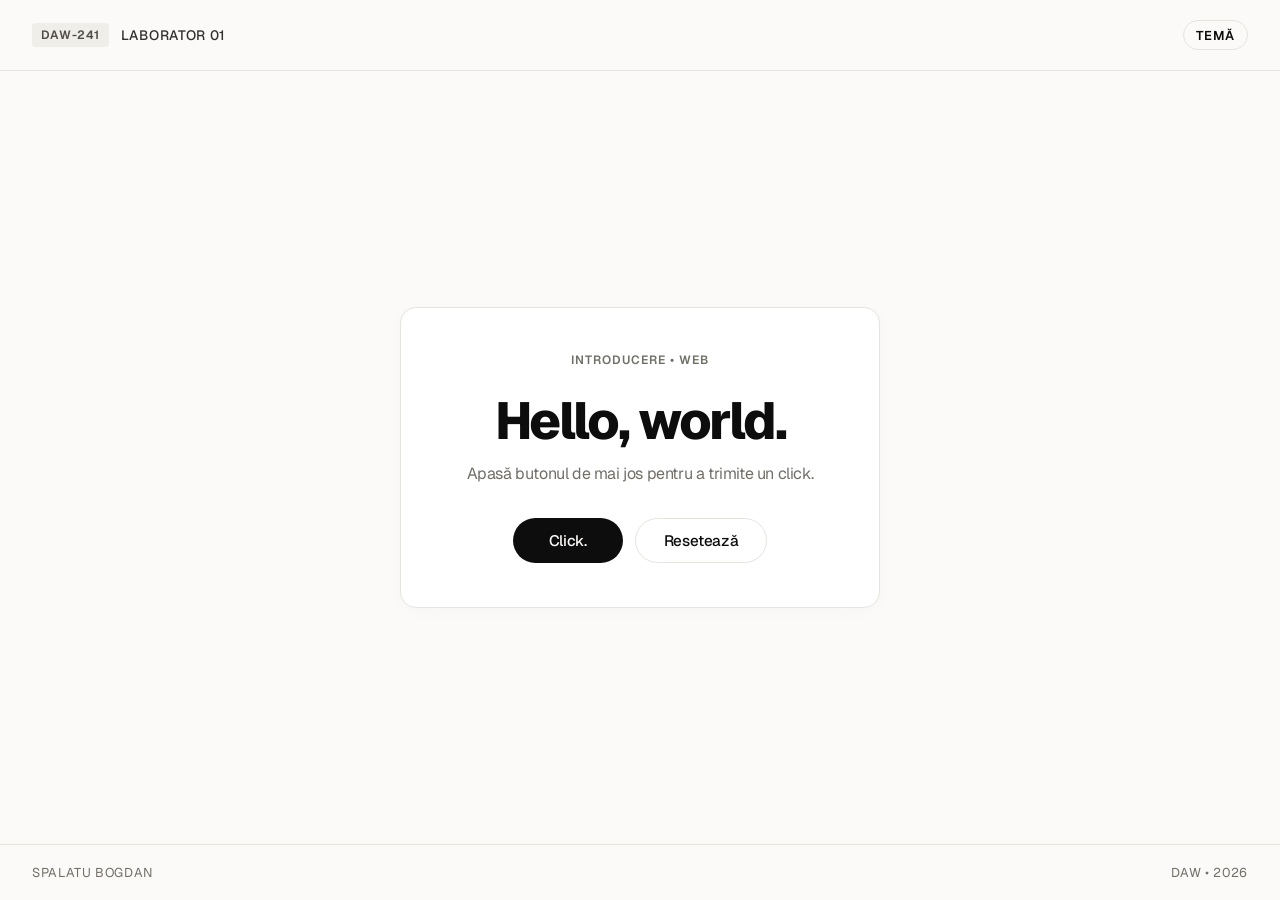
<file: Laborator 1/index.html>
<!DOCTYPE html>
<html lang="ro">

<head>
    <meta charset="UTF-8">
    <meta name="viewport" content="width=device-width, initial-scale=1.0">
    <title>L1 Spalatu Bogdan DAW-241</title>
    <link rel="stylesheet" href="style.css">
</head>

<body>
    <header class="topbar">
        <div class="topbar-brand">
            <span class="badge">DAW-241</span>
            <span class="project-tag">LABORATOR 01</span>
        </div>
        <div class="topbar-meta">
            <button id="theme-toggle" class="theme-toggle" type="button">TEMĂ</button>
        </div>
    </header>

    <main class="main-wrapper">
        <section class="card">
            <div class="card-tag-row">
                <span class="tag">INTRODUCERE &bull; WEB</span>
            </div>

            <h1 class="title">Hello, world.</h1>
            <p id="status" class="description">Apasă butonul de mai jos pentru a trimite un click.</p>

            <div class="actions">
                <button id="greet" class="btn btn-primary" type="button">Click.</button>
                <button id="reset" class="btn btn-secondary" type="button">Resetează</button>
            </div>
        </section>
    </main>

    <footer class="bottombar">
        <span>SPALATU BOGDAN</span>
        <span>DAW &bull; 2026</span>
    </footer>

    <script src="script.js"></script>
</body>

</html>
</file>
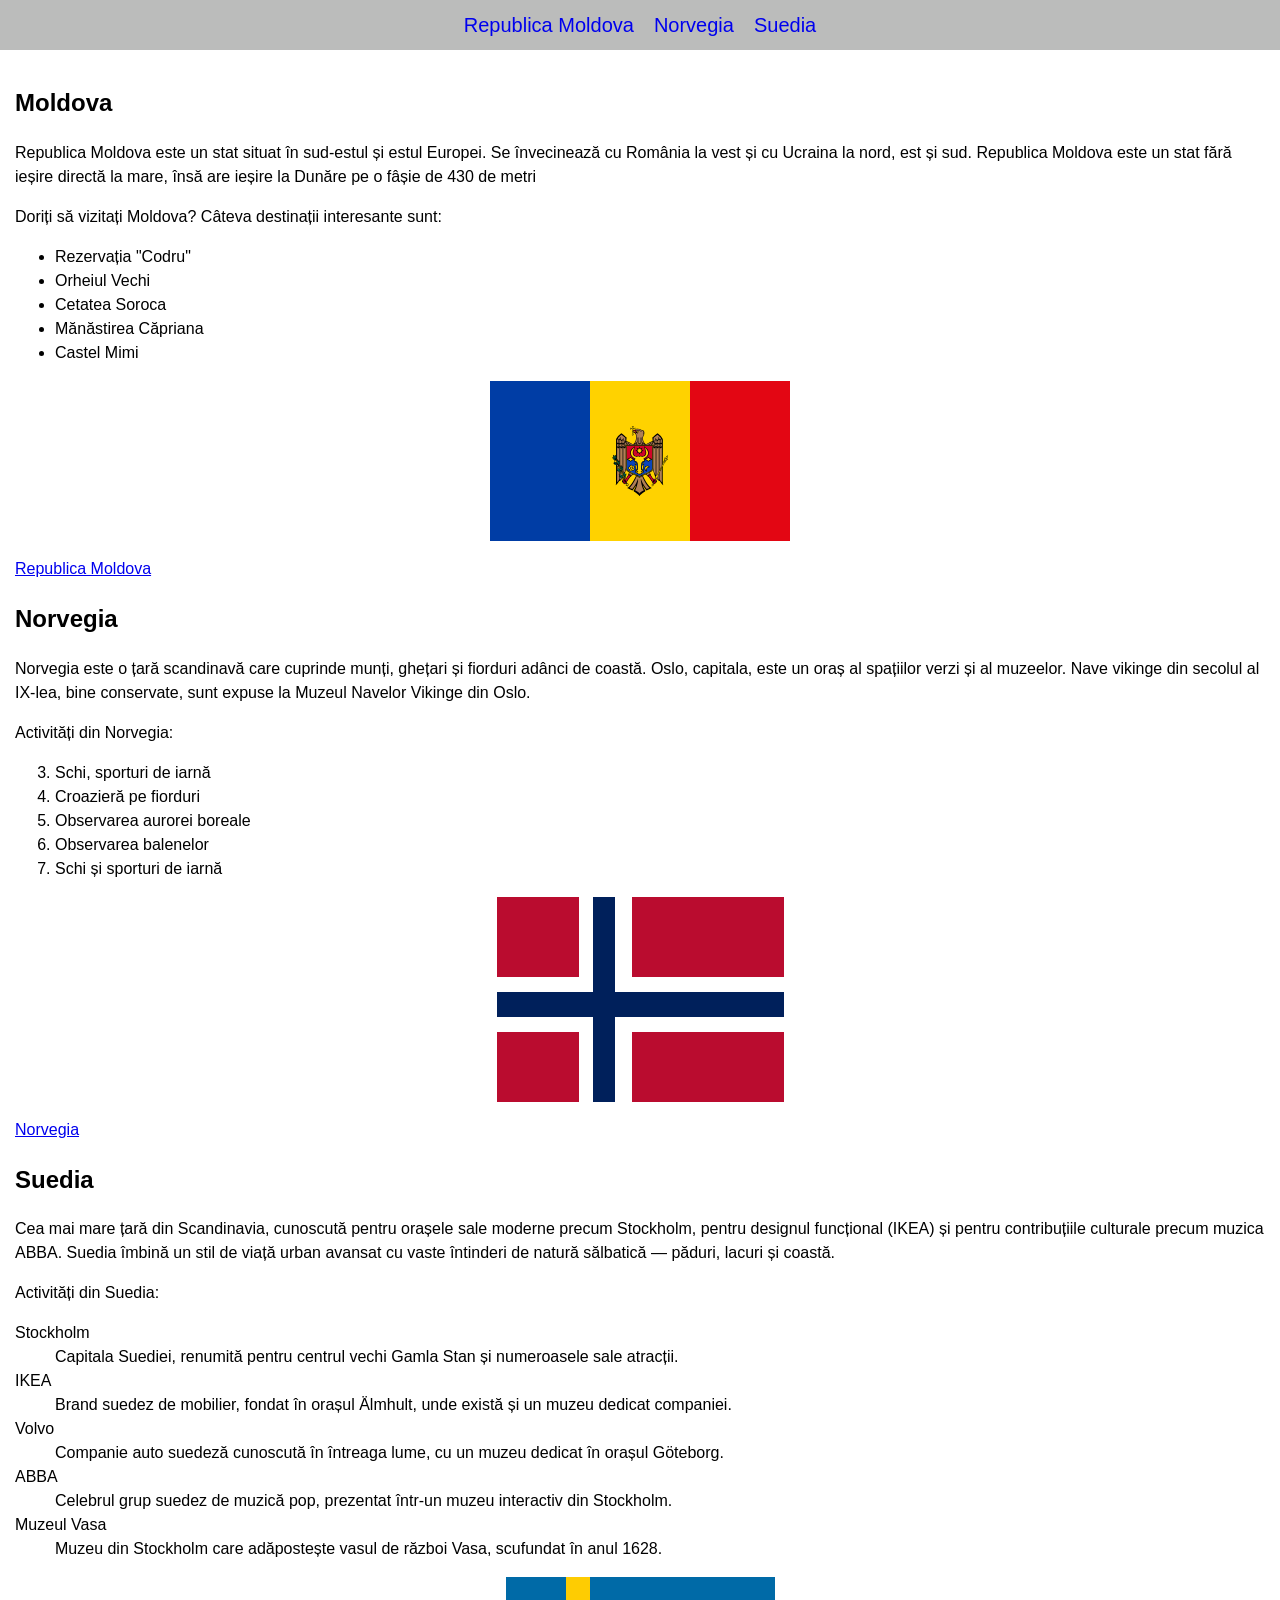
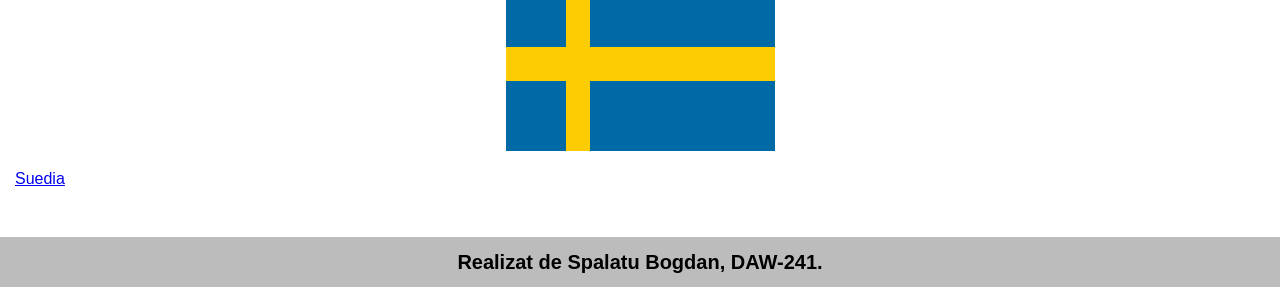
<file: Laborator 2/index.html>
<!DOCTYPE html>
<html lang="en">

<head>
    <meta charset="UTF-8">
    <meta name="viewport" content="width=device-width, initial-scale=1.0">
    <title>Lucrarea 2 - Spalatu Bogdan</title>
    <link rel="stylesheet" href="style.css">
</head>

<body>
    <header>
        <a href="#moldova">Republica Moldova</a>
        <a href="#norway">Norvegia</a>
        <a href="#sweden">Suedia</a>
    </header>

    <main>
        <h2>Moldova</h2>
        <p>Republica Moldova este un stat situat în sud-estul și estul Europei. Se învecinează cu România la vest și cu
            Ucraina la nord, est și sud. Republica Moldova este un stat fără ieșire directă la mare, însă are ieșire la
            Dunăre pe o fâșie de 430 de metri</p>

        <div class="moldova" id="moldova">
            <p>Doriți să vizitați Moldova? Câteva destinații interesante sunt:</p>
            <ul>
                <li>Rezervația "Codru"</li>
                <li>Orheiul Vechi</li>
                <li>Cetatea Soroca</li>
                <li>Mănăstirea Căpriana</li>
                <li>Castel Mimi</li>
            </ul>
        </div>

        <table class="mdFlag">
            <tr>
                <td class="mdBlue" colspan="3"></td>
                <td class="mdYellow" colspan="3"><img src="stema.svg" alt=""></td>
                <td class="mdRed" colspan="3"></td>
            </tr>
        </table>

        <p>
            <a href="https://ro.wikipedia.org/wiki/Republica_Moldova">Republica Moldova</a>
        </p>

        <h2>Norvegia</h2>
        <p>Norvegia este o țară scandinavă care cuprinde munți, ghețari și fiorduri adânci de coastă. Oslo, capitala,
            este un oraș al spațiilor verzi și al muzeelor. Nave vikinge din secolul al IX-lea, bine conservate, sunt
            expuse la Muzeul Navelor Vikinge din Oslo.</p>

        <div class="nr">
            <p>Activități din Norvegia:</p>
            <ol start="3">
                <li>Schi, sporturi de iarnă</li>
                <li>Croazieră pe fiorduri</li>
                <li>Observarea aurorei boreale</li>
                <li>Observarea balenelor</li>
                <li>Schi și sporturi de iarnă</li>
            </ol>
        </div>

        <div class="norway" id="norway">
            <table class="norwayFlag">
                <tr class="r1">
                    <td class="c1 red"></td>
                    <td class="c2 white"></td>
                    <td class="c3 blue"></td>
                    <td class="c4 white"></td>
                    <td class="c5 red"></td>
                </tr>
                <tr class="r2">
                    <td class="c1 white"></td>
                    <td class="c2 white"></td>
                    <td class="c3 blue"></td>
                    <td class="c4 white"></td>
                    <td class="c5 white"></td>
                </tr>
                <tr class="r3">
                    <td class="blue" colspan="5"></td>
                </tr>
                <tr class="r4">
                    <td class="c1 white"></td>
                    <td class="c2 white"></td>
                    <td class="c3 blue"></td>
                    <td class="c4 white"></td>
                    <td class="c5 white"></td>
                </tr>
                <tr class="r5">
                    <td class="c1 red"></td>
                    <td class="c2 white"></td>
                    <td class="c3 blue"></td>
                    <td class="c4 white"></td>
                    <td class="c5 red"></td>
                </tr>
            </table>
        </div>

        <p>
            <a href="https://en.wikipedia.org/wiki/Norway">Norvegia</a>
        </p>

        <h2>Suedia</h2>
        <p>Cea mai mare țară din Scandinavia, cunoscută pentru orașele sale moderne precum Stockholm, pentru designul
            funcțional (IKEA) și pentru contribuțiile culturale precum muzica ABBA. Suedia îmbină un stil de viață urban
            avansat cu vaste întinderi de natură sălbatică — păduri, lacuri și coastă.</p>

        <div class="sweden" id="sweden">
            <p>Activități din Suedia:</p>
            <dl>
                <dt>Stockholm</dt>
                <dd>Capitala Suediei, renumită pentru centrul vechi Gamla Stan și numeroasele sale atracții.</dd>
                <dt>IKEA</dt>
                <dd>Brand suedez de mobilier, fondat în orașul Älmhult, unde există și un muzeu dedicat companiei.</dd>
                <dt>Volvo</dt>
                <dd>Companie auto suedeză cunoscută în întreaga lume, cu un muzeu dedicat în orașul Göteborg.</dd>
                <dt>ABBA</dt>
                <dd>Celebrul grup suedez de muzică pop, prezentat într-un muzeu interactiv din Stockholm.</dd>
                <dt>Muzeul Vasa</dt>
                <dd>Muzeu din Stockholm care adăpostește vasul de război Vasa, scufundat în anul 1628.</dd>
            </dl>
        </div>

        <section class="flagBlock">
            <table class="swedenFlag" aria-label="Swedish flag">
                <tr class="swedenTop">
                    <td class="swedenBlue_left"></td>
                    <td class="swedenYellow"></td>
                    <td class="swedenBlue_right"></td>
                </tr>
                <tr class="swedenMiddle">
                    <td class="swedenYellow" colspan="3"></td>
                </tr>
                <tr class="swedenBottom">
                    <td class="swedenBlue_left"></td>
                    <td class="swedenYellow"></td>
                    <td class="swedenBlue_right"></td>
                </tr>
            </table>
        </section>
        <p>
            <a href="https://en.wikipedia.org/wiki/Sweden">Suedia</a>
        </p>
    </main>
    <footer>
        <h2>Realizat de Spalatu Bogdan, DAW-241.</h2>
    </footer>
</body>

</html>
</file>
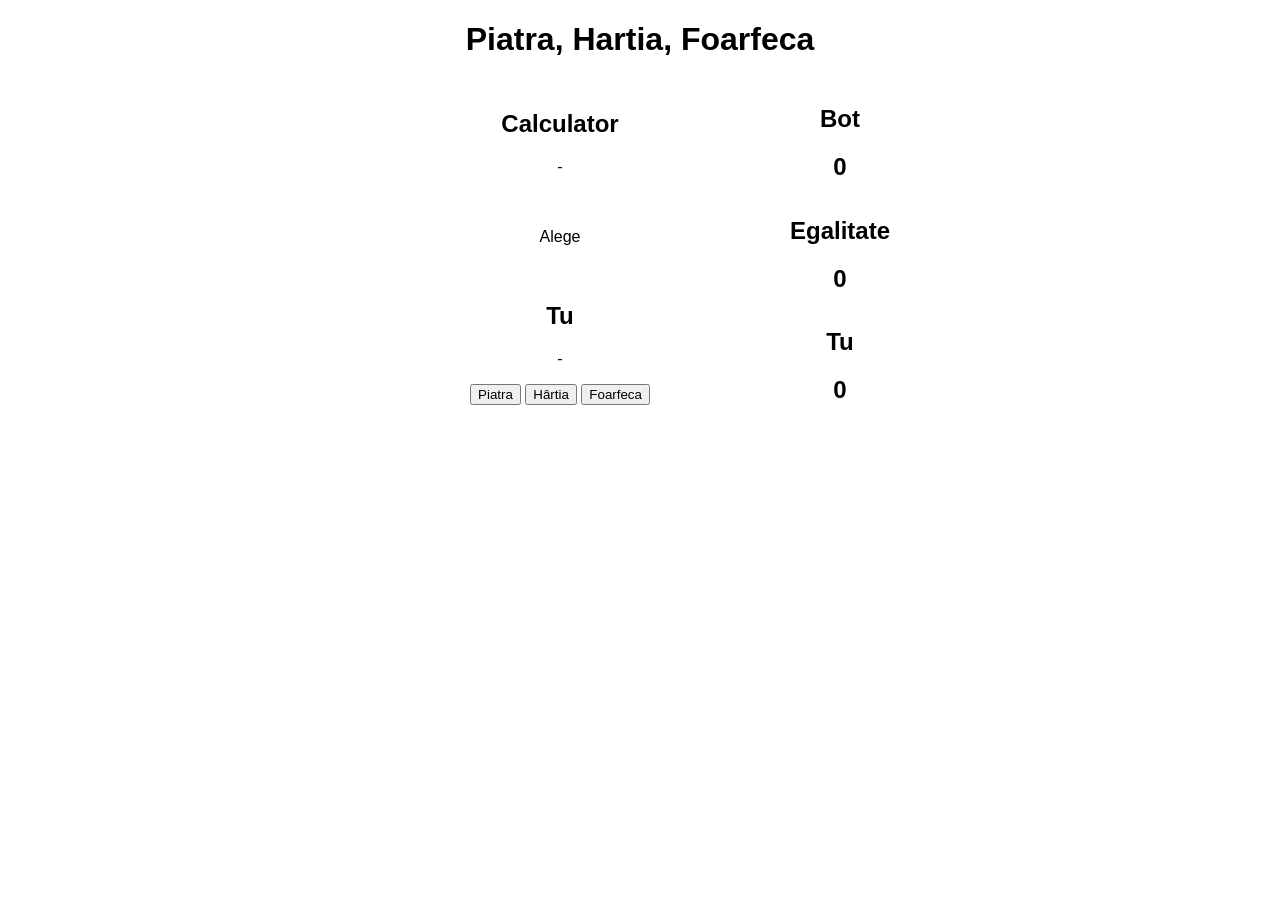
<file: Laborator 3/index.html>
<!DOCTYPE html>
<html lang="ro">

<head>
    <meta charset="UTF-8">
    <title>Laboratorul 3</title>
    <link href="styles/style.css" rel="stylesheet">
</head>

<body>
    <h1>Piatra, Hartia, Foarfeca</h1>

    <div id="joc">
        <div id="stanga">
            <div class="zona">
                <h2>Calculator</h2>
                <img id="imgCalculator" style="display: none;">
                <p id="textCalculator">-</p>
            </div>
            <div class="zona">
                <p id="rezultat">Alege</p>
            </div>

            <div class="zona">
                <h2>Tu</h2>
                <img id="imgJucator" style="display: none;">
                <p id="textJucator">-</p>

                <button id="btnPiatra">Piatra</button>
                <button id="btnHartia">Hârtia</button>
                <button id="btnFoarfeca">Foarfeca</button>
            </div>
        </div>

        <div id="dreapta">
            <div class="scor">
                <h2>Bot</h2>
                <p id="scorCalculator">0</p>
            </div>
            <div class="scor">
                <h2>Egalitate</h2>
                <p id="scorEgalitati">0</p>
            </div>
            <div class="scor">
                <h2>Tu</h2>
                <p id="scorJucator">0</p>
            </div>
        </div>
    </div>

    <div id="modal">
        <div id="modalContinut">
            <p id="modalText"></p>
            <button id="btnModal">OK</button>
        </div>
    </div>

    <script src="src/script.js"></script>
    <script src="src/task.js"></script>
</body>

</html>
</file>
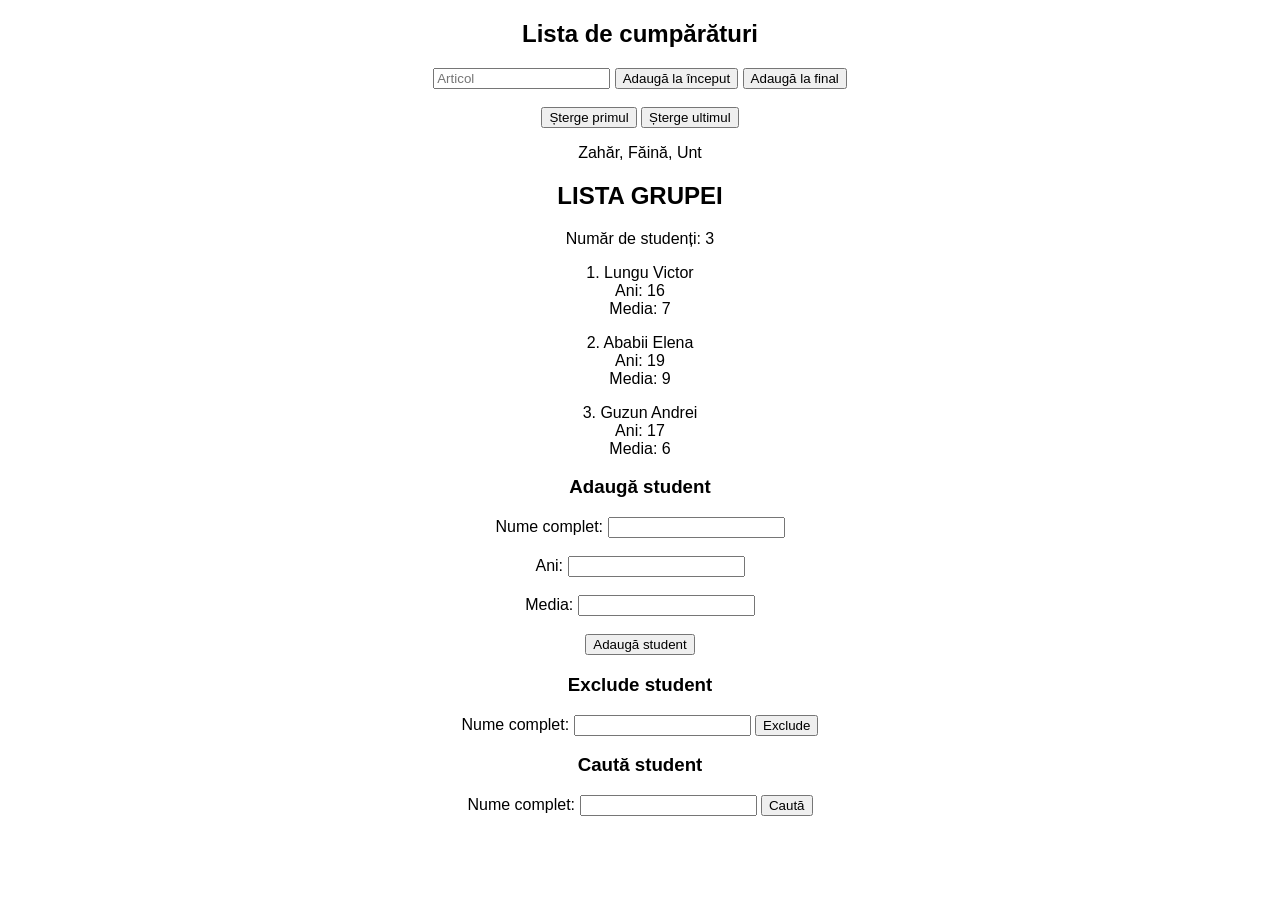
<file: Laborator 4/index.html>
<!DOCTYPE html>
<html lang="ro">

<head>
  <meta charset="UTF-8">
  <title>Lab4</title>
  <link rel="stylesheet" href="style.css">
</head>

<body>

  <h2>Lista de cumpărături</h2>
  <input type="text" id="articol" placeholder="Articol">
  <button onclick="adaugaLaStart()">Adaugă la început</button>
  <button onclick="adaugaLaFinal()">Adaugă la final</button>
  <br><br>
  <button onclick="eliminaPrimul()">Șterge primul</button>
  <button onclick="eliminaUltimul()">Șterge ultimul</button>
  <p id="listaCumparaturi"></p>

  <h2>LISTA GRUPEI</h2>
  <p id="totalStudenti"></p>
  <div id="tabelGrupa"></div>

  <h3>Adaugă student</h3>
  Nume complet: <input type="text" id="inputNume"><br><br>
  Ani: <input type="number" id="inputAn"><br><br>
  Media: <input type="number" id="inputMedia"><br><br>
  <button onclick="adaugaStudent()">Adaugă student</button>

  <h3>Exclude student</h3>
  Nume complet: <input type="text" id="inputExclude">
  <button onclick="excludeStudent()">Exclude</button>

  <h3>Caută student</h3>
  Nume complet: <input type="text" id="inputCauta">
  <button onclick="gasesteStudent()">Caută</button>
  <p id="rezultatGasit"></p>

  <script src="script.js"></script>
</body>

</html>
</file>
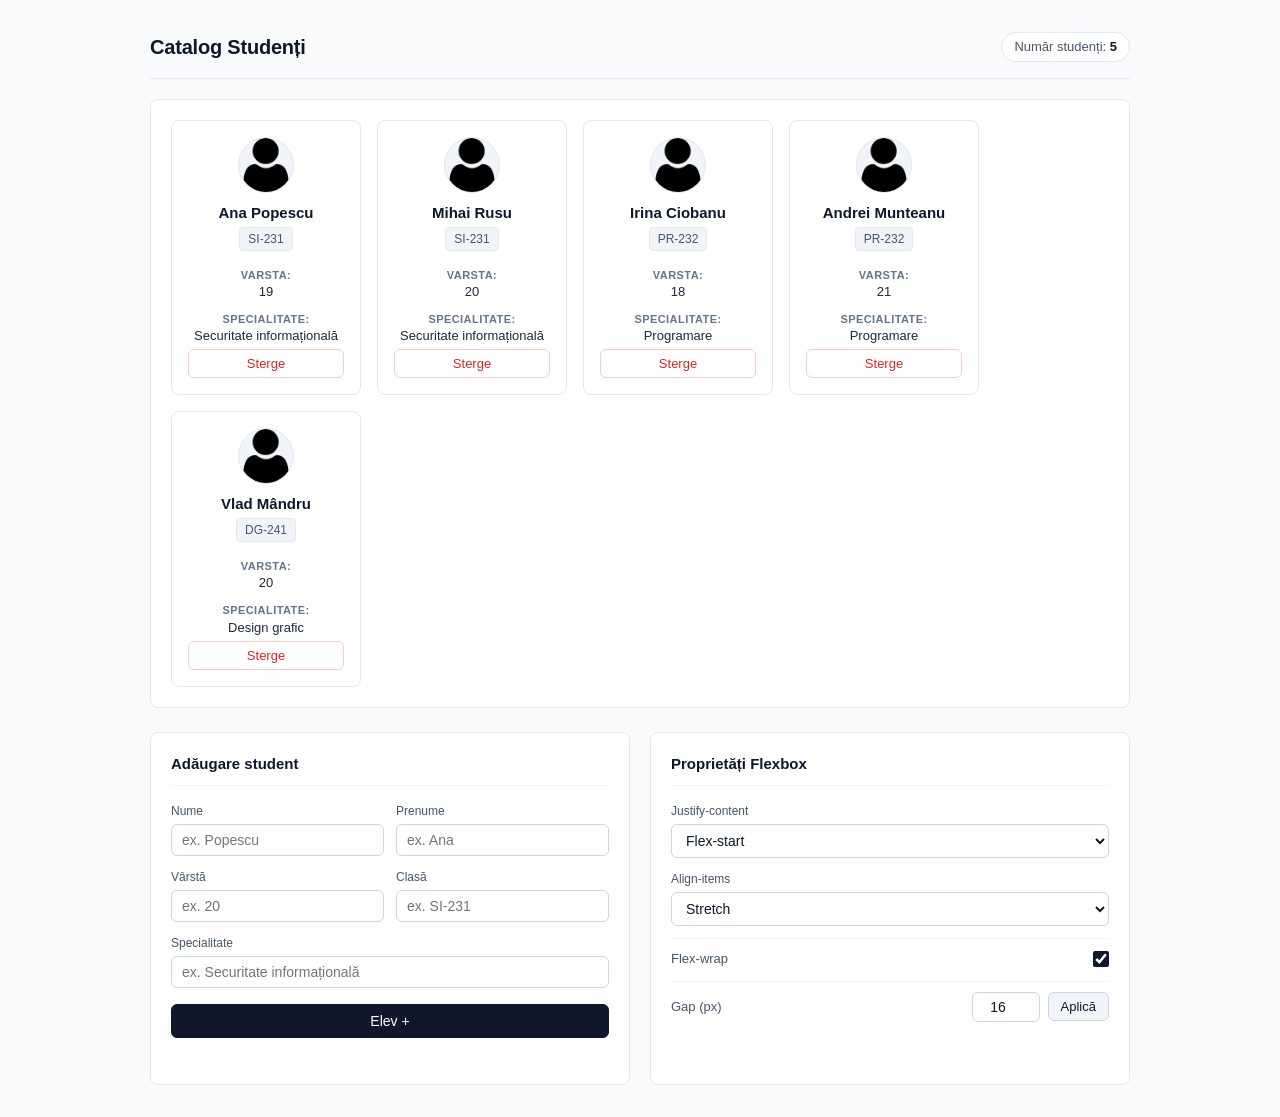
<file: Laborator 5/index.html>
<!doctype html>
<html lang="ro">
  <head>
    <meta charset="UTF-8" />
    <meta name="viewport" content="width=device-width, initial-scale=1.0" />
    <title>Lab 5</title>
    <link rel="stylesheet" href="style.css" />
  </head>
  <body>
    <div class="app-container">
      <header class="app-header">
        <h1 class="app-title">Catalog Studenți</h1>
        <p class="count-badge">Număr studenți: <span id="count">0</span></p>
      </header>

      <section class="board-section" aria-label="Container flexbox studenți">
        <div id="studentList"></div>
      </section>

      <div id="select">
        <form id="addElev" novalidate>
          <h2 class="panel-title">Adăugare student</h2>
          <div class="form-grid">
            <div class="field">
              <label for="lastname">Nume</label>
              <input placeholder="ex. Popescu" type="text" id="lastname" autocomplete="family-name">
            </div>
            <div class="field">
              <label for="firstname">Prenume</label>
              <input placeholder="ex. Ana" type="text" id="firstname" autocomplete="given-name">
            </div>
            <div class="field">
              <label for="age">Vârstă</label>
              <input placeholder="ex. 20" type="text" id="age" inputmode="numeric">
            </div>
            <div class="field">
              <label for="group">Clasă</label>
              <input placeholder="ex. SI-231" type="text" id="group">
            </div>
            <div class="field field-full">
              <label for="specialty">Specialitate</label>
              <input placeholder="ex. Securitate informațională" type="text" id="specialty">
            </div>
          </div>
          <button type="submit" id="addElevBtn">Elev +</button>
          <p id="error" role="alert" aria-live="polite"></p>
        </form>

        <div id="styles">
          <h2 class="panel-title">Proprietăți Flexbox</h2>
          <div class="control-field">
            <label for="justify-content">Justify-content</label>
            <select id="justify-content">
              <option value="flex-start">Flex-start</option>
              <option value="center">Center</option>
              <option value="flex-end">Flex-end</option>
              <option value="space-between">Space-between</option>
              <option value="space-around">Space-around</option>
              <option value="space-evenly">Space-evenly</option>
            </select>
          </div>
          <div class="control-field">
            <label for="align-items">Align-items</label>
            <select id="align-items">
              <option value="stretch">Stretch</option>
              <option value="flex-start">Flex-start</option>
              <option value="center">Center</option>
              <option value="flex-end">Flex-end</option>
            </select>
          </div>
          <div class="flex">
            <label for="wrap">Flex-wrap</label>
            <input type="checkbox" id="wrap" checked>
          </div>
          <div class="flex gap-control">
            <label for="numberIn">Gap (px)</label>
            <div class="gap-input-wrap">
              <input type="number" id="numberIn" value="16" min="0" max="100">
              <input type="submit" id="submitNumber" value="Aplică">
            </div>
          </div>
        </div>
      </div>
    </div>

    <script src="script.js"></script>
  </body>
</html>
</file>
<file: Laborator 1/style.css>
@import url('https://fonts.cdnfonts.com/css/helvetica-neue-55?styles=30126,30128,16010,30135,15997');
@import url('https://fonts.googleapis.com/css2?family=Geist:wght@300;400;500;600;700&display=swap');

:root {
    --bg-color: #fbfaf8;
    --text-color: #0d0d0d;
    --text-muted: #726f68;
    --border-color: #e5e4df;
    --card-bg: #ffffff;
    --btn-primary-bg: #0d0d0d;
    --btn-primary-text: #fbfaf8;
    --btn-secondary-bg: transparent;
    --btn-secondary-text: #0d0d0d;
    --badge-bg: #f0eee9;
    --badge-text: #504d47;
}

body.dark-mode {
    --bg-color: #0d0d0d;
    --text-color: #f5f5f5;
    --text-muted: #8e8d8a;
    --border-color: #242424;
    --card-bg: #141414;
    --btn-primary-bg: #f5f5f5;
    --btn-primary-text: #0d0d0d;
    --btn-secondary-bg: transparent;
    --btn-secondary-text: #f5f5f5;
    --badge-bg: #1c1c1c;
    --badge-text: #b0afab;
}

*,
*::before,
*::after {
    box-sizing: border-box;
    margin: 0;
    padding: 0;
}

html,
body {
    min-height: 100vh;
    background-color: var(--bg-color);
    color: var(--text-color);
    font-family: 'Helvetica Neue', 'Geist', sans-serif;
    letter-spacing: -0.025em;
    transition: background-color 0.3s ease, color 0.3s ease;
}

body {
    display: flex;
    flex-direction: column;
    justify-content: space-between;
}

.topbar {
    width: 100%;
    padding: 1.25rem 2rem;
    display: flex;
    justify-content: space-between;
    align-items: center;
    border-bottom: 1px solid var(--border-color);
    font-size: 0.85rem;
    transition: border-color 0.3s ease;
}

.topbar-brand {
    display: flex;
    align-items: center;
    gap: 0.75rem;
}

.badge {
    display: inline-block;
    padding: 0.25rem 0.55rem;
    background: var(--badge-bg);
    color: var(--badge-text);
    border-radius: 4px;
    font-size: 0.75rem;
    font-weight: 600;
    letter-spacing: 0.05em;
    transition: background-color 0.3s ease, color 0.3s ease;
}

.project-tag {
    font-weight: 500;
    letter-spacing: 0.05em;
    opacity: 0.85;
}

.topbar-meta {
    display: flex;
    align-items: center;
}

.theme-toggle {
    background: none;
    border: none;
    color: var(--text-color);
    font-family: inherit;
    font-size: 0.8rem;
    font-weight: 600;
    letter-spacing: 0.05em;
    cursor: pointer;
    padding: 0.35rem 0.75rem;
    border-radius: 999px;
    border: 1px solid var(--border-color);
    transition: background-color 0.2s ease, transform 0.2s ease, border-color 0.3s ease;
}

.theme-toggle:hover {
    background-color: var(--badge-bg);
    transform: scale(0.97);
}

.main-wrapper {
    flex: 1;
    display: flex;
    align-items: center;
    justify-content: center;
    padding: 2rem 1.5rem;
}

.card {
    background-color: var(--card-bg);
    border: 1px solid var(--border-color);
    border-radius: 16px;
    padding: 2.75rem 2.5rem;
    width: 100%;
    max-width: 480px;
    text-align: center;
    box-shadow: 0 4px 20px rgba(0, 0, 0, 0.02);
    transition: background-color 0.3s ease, border-color 0.3s ease;
}

.card-tag-row {
    display: flex;
    justify-content: center;
    align-items: center;
    margin-bottom: 1.5rem;
}

.tag {
    font-size: 0.75rem;
    font-weight: 600;
    letter-spacing: 0.08em;
    color: var(--text-muted);
}

.title {
    font-size: clamp(2.25rem, 5vw, 3.25rem);
    font-weight: 800;
    line-height: 1.1;
    letter-spacing: -0.04em;
    margin-bottom: 0.75rem;
}

.description {
    color: var(--text-muted);
    font-size: 1rem;
    line-height: 1.5;
    margin-bottom: 2rem;
    min-height: 1.5em;
    transition: color 0.3s ease;
}

.actions {
    display: flex;
    justify-content: center;
    gap: 0.75rem;
    flex-wrap: wrap;
}

.btn {
    -webkit-tap-highlight-color: transparent;
    appearance: none;
    border: 0;
    border-radius: 999px;
    font-family: inherit;
    letter-spacing: -0.025em;
    font-size: 0.95rem;
    font-weight: 500;
    padding: 0.75rem 1.75rem;
    min-width: 110px;
    display: inline-flex;
    align-items: center;
    justify-content: center;
    cursor: pointer;
    text-decoration: none;
    transition: background-color 200ms ease, transform 200ms ease, border-color 200ms ease;
}

.btn-primary {
    background: var(--btn-primary-bg);
    color: var(--btn-primary-text);
    border: 1px solid transparent;
}

.btn-secondary {
    background: var(--btn-secondary-bg);
    color: var(--btn-secondary-text);
    border: 1px solid var(--border-color);
}

.btn:hover {
    transform: scale(0.97);
    opacity: 0.92;
}

.btn-secondary:hover {
    background-color: var(--badge-bg);
}

.btn:active {
    transform: scale(0.95);
}

.bottombar {
    width: 100%;
    padding: 1.2rem 2rem;
    display: flex;
    justify-content: space-between;
    align-items: center;
    border-top: 1px solid var(--border-color);
    font-size: 0.8rem;
    color: var(--text-muted);
    letter-spacing: 0.05em;
    transition: border-color 0.3s ease;
}
</file>
<file: Laborator 2/style.css>
body {
    margin: 0;
    padding: 0;
    font-family: Arial, sans-serif;
    line-height: 1.5;
}

main{
    padding:10px;
    margin:5px;
}

header {
    width: 100%;
    height: 50px;
    background-color: #bbbcbb;
    display: flex;
    justify-content: center;
    align-items: center;
    gap: 20px;
}

header a {
    font-size: 20px;
    text-decoration: none;
}

.mdFlag {
    border-collapse: collapse;
    margin: 15px auto;
}

.mdFlag td {
    width: 100px;
    height: 160px;
    padding: 0;
}

.mdBlue {
    background-color: #003DA5;
}

.mdYellow {
    background-color: #FFD200;
    text-align: center;
    vertical-align: middle;
}

.mdYellow img {
    display: block;
    width: 70px;
    height: 70px;
    margin: 0 auto;
}

.mdRed {
    background-color: #E30613;
}

.norwayFlag {
    border-collapse: collapse;
    margin: 15px auto;
}

.norway td.c1 { width: 80px; }
.norway td.c2 { width: 12px; }
.norway td.c3 { width: 20px; }
.norway td.c4 { width: 15px; }
.norway td.c5 { width: 150px; }

.norway tr.r1 { height: 80px; }
.norway tr.r2 { height: 15px; }
.norway tr.r3 { height: 25px; }
.norway tr.r4 { height: 15px; }
.norway tr.r5 { height: 70px; }

.norway .red   { background-color: #BA0C2F; }
.norway .white { background-color: #FFFFFF; }
.norway .blue  { background-color: #00205B; }

.swedenFlag {
    border-collapse: collapse;
    margin: 15px auto;
}

.swedenFlag td {
    padding: 0;
}

.swedenBlue_left {
    background-color: #006AA7;
    width: 60px;
}

.swedenYellow {
    background-color: #FECC02;
    width: 24px;
}

.swedenBlue_right {
    background-color: #006AA7;
    width: 185px;
}

.swedenTop,
.swedenBottom {
    height: 70px;
}

.swedenMiddle {
    height: 34px;
}

footer {
    width: 100%;
    height: 50px;
    background-color: #bbbcbb;
    text-align: center;
    margin-top: 20px;
}

footer h2 {
    font-size: 20px;
    line-height: 50px;
    margin: 0;
}
</file>
<file: Laborator 3/styles/style.css>
body {
    text-align: center;
    font-family: Arial, sans-serif;
}
#joc {
    display: flex;
    justify-content: center;
    gap: 60px;
    width: 500px;
    margin: 20px auto;
}
#stanga {
    flex: 1;
}
.zona {
    padding: 10px;
}
.zona img {
    width: 80px;
}
#dreapta {
    width: 100px;
    display: flex;
    flex-direction: column;
    justify-content: space-around;
    align-items: center;
}
.scor img {
    width: 50px;
}
.scor p {
    font-size: 24px;
    font-weight: bold;
    margin: 5px 0;
}
.scor {
    position: relative;
}
#mesajCalculator {
    display: none;
    position: absolute;
    bottom: 80%;
    left: 65%;
    width: 90px;
}
#modal {
    display: none;
    position: fixed;
    top: 0;
    left: 0;
    width: 100%;
    height: 100%;
    background: #02020263;
    align-items: center;
    justify-content: center;
}
#modalContinut {
    background: #fff;
    padding: 30px;
}
</file>
<file: Laborator 4/style.css>
body {
    text-align: center;
    font-family: Arial, sans-serif;
}
</file>
<file: Laborator 5/style.css>
*, *::before, *::after {
  box-sizing: border-box;
}

body {
  font-family: -apple-system, BlinkMacSystemFont, "Segoe UI", Roboto, Helvetica, Arial, sans-serif;
  margin: 0;
  padding: 32px 20px;
  background-color: #f8fafc;
  color: #0f172a;
  line-height: 1.5;
  -webkit-font-smoothing: antialiased;
}

.app-container {
  max-width: 980px;
  margin: 0 auto;
}

.app-header {
  display: flex;
  align-items: center;
  justify-content: space-between;
  margin-bottom: 20px;
  padding-bottom: 16px;
  border-bottom: 1px solid #e2e8f0;
}

.app-title {
  margin: 0;
  font-size: 1.25rem;
  font-weight: 600;
  color: #0f172a;
  letter-spacing: -0.01em;
}

.count-badge {
  margin: 0;
  font-size: 0.8125rem;
  color: #475569;
  background-color: #ffffff;
  border: 1px solid #e2e8f0;
  border-radius: 9999px;
  padding: 4px 12px;
  font-weight: 500;
}

.count-badge span {
  font-weight: 600;
  color: #0f172a;
}

.board-section {
  margin-bottom: 24px;
}

#studentList {
  display: flex;
  flex-wrap: wrap;
  justify-content: flex-start;
  align-items: stretch;
  gap: 16px;
  min-height: 320px;
  padding: 20px;
  background-color: #ffffff;
  border: 1px solid #e2e8f0;
  border-radius: 8px;
  color: #64748b;
  font-size: 0.875rem;
}

.student {
  width: 190px;
  padding: 16px;
  background-color: #ffffff;
  border: 1px solid #e2e8f0;
  border-radius: 8px;
  text-align: center;
  display: flex;
  flex-direction: column;
  align-items: center;
  box-sizing: border-box;
}

.student:hover {
  border-color: #cbd5e1;
}

.student-img {
  width: 56px;
  height: 56px;
  border-radius: 50%;
  object-fit: cover;
  background-color: #f1f5f9;
  border: 1px solid #e2e8f0;
  margin: 0 auto 10px;
  display: block;
}

.name {
  font-weight: 600;
  font-size: 0.9375rem;
  color: #0f172a;
  margin: 0 0 4px;
  line-height: 1.3;
}

/* Group/Class paragraph generated in script.js (has no class) */
.student > p:not([class]) {
  display: inline-block;
  font-size: 0.75rem;
  font-weight: 500;
  color: #475569;
  background-color: #f1f5f9;
  border: 1px solid #e2e8f0;
  padding: 2px 8px;
  border-radius: 4px;
  margin: 0 0 10px;
}

.c-type {
  font-size: 0.6875rem;
  font-weight: 600;
  text-transform: uppercase;
  letter-spacing: 0.04em;
  color: #64748b;
  margin: 6px 0 1px;
}

.c-value {
  font-size: 0.8125rem;
  font-weight: 500;
  color: #1e293b;
  margin: 0 0 4px;
  line-height: 1.3;
  word-break: break-word;
}

.student button {
  margin-top: auto;
  padding: 6px 12px;
  width: 100%;
  font-size: 0.8125rem;
  font-weight: 500;
  font-family: inherit;
  color: #dc2626;
  background-color: #ffffff;
  border: 1px solid #fecaca;
  border-radius: 6px;
  cursor: pointer;
  transition: background-color 0.15s, border-color 0.15s;
}

.student button:hover {
  background-color: #fef2f2;
  border-color: #fca5a5;
}

.student button:focus-visible {
  outline: 2px solid #dc2626;
  outline-offset: 2px;
}

#select {
  display: grid;
  grid-template-columns: repeat(auto-fit, minmax(320px, 1fr));
  gap: 20px;
}

#addElev,
#styles {
  background-color: #ffffff;
  border: 1px solid #e2e8f0;
  border-radius: 8px;
  padding: 20px;
  box-sizing: border-box;
}

.panel-title {
  font-size: 0.9375rem;
  font-weight: 600;
  color: #0f172a;
  margin: 0 0 16px;
  padding-bottom: 10px;
  border-bottom: 1px solid #f1f5f9;
}

.form-grid {
  display: grid;
  grid-template-columns: 1fr 1fr;
  gap: 12px;
}

.field-full {
  grid-column: 1 / -1;
}

.field {
  display: flex;
  flex-direction: column;
  gap: 4px;
}

.field label,
.control-field label {
  font-size: 0.75rem;
  font-weight: 500;
  color: #475569;
}

input[type="text"],
input[type="number"],
select {
  width: 100%;
  padding: 7px 10px;
  font-size: 0.875rem;
  font-family: inherit;
  color: #0f172a;
  background-color: #ffffff;
  border: 1px solid #cbd5e1;
  border-radius: 6px;
  box-sizing: border-box;
  transition: border-color 0.15s;
}

input[type="text"]:focus,
input[type="number"]:focus,
select:focus {
  outline: none;
  border-color: #0f172a;
}

input[type="text"]:focus-visible,
input[type="number"]:focus-visible,
select:focus-visible {
  outline: 2px solid #0f172a;
  outline-offset: 1px;
}

#addElev button[type="submit"] {
  margin-top: 16px;
  width: 100%;
  padding: 8px 16px;
  font-size: 0.875rem;
  font-weight: 500;
  font-family: inherit;
  color: #ffffff;
  background-color: #0f172a;
  border: 1px solid #0f172a;
  border-radius: 6px;
  cursor: pointer;
  transition: background-color 0.15s;
}

#addElev button[type="submit"]:hover {
  background-color: #1e293b;
}

#addElev button[type="submit"]:focus-visible {
  outline: 2px solid #0f172a;
  outline-offset: 2px;
}

#error {
  color: #dc2626;
  font-size: 0.8125rem;
  font-weight: 500;
  margin: 10px 0 0;
  min-height: 1.25em;
}

.control-field {
  display: flex;
  flex-direction: column;
  gap: 4px;
  margin-bottom: 12px;
}

.flex {
  display: flex;
  align-items: center;
  justify-content: space-between;
  padding: 10px 0;
  border-top: 1px solid #f1f5f9;
}

.flex p,
.flex label {
  margin: 0;
  font-size: 0.8125rem;
  font-weight: 500;
  color: #475569;
}

#wrap {
  width: 16px;
  height: 16px;
  margin: 0;
  accent-color: #0f172a;
  cursor: pointer;
}

.gap-control {
  margin-top: 2px;
}

.gap-input-wrap {
  display: flex;
  align-items: center;
  gap: 8px;
}

#numberIn {
  width: 68px;
  padding: 6px 8px;
  text-align: center;
}

#submitNumber {
  padding: 6px 12px;
  font-size: 0.8125rem;
  font-weight: 500;
  font-family: inherit;
  color: #0f172a;
  background-color: #f1f5f9;
  border: 1px solid #cbd5e1;
  border-radius: 6px;
  cursor: pointer;
  transition: background-color 0.15s, border-color 0.15s;
  white-space: nowrap;
}

#submitNumber:hover {
  background-color: #e2e8f0;
}

#submitNumber:focus-visible {
  outline: 2px solid #0f172a;
  outline-offset: 2px;
}
</file>
